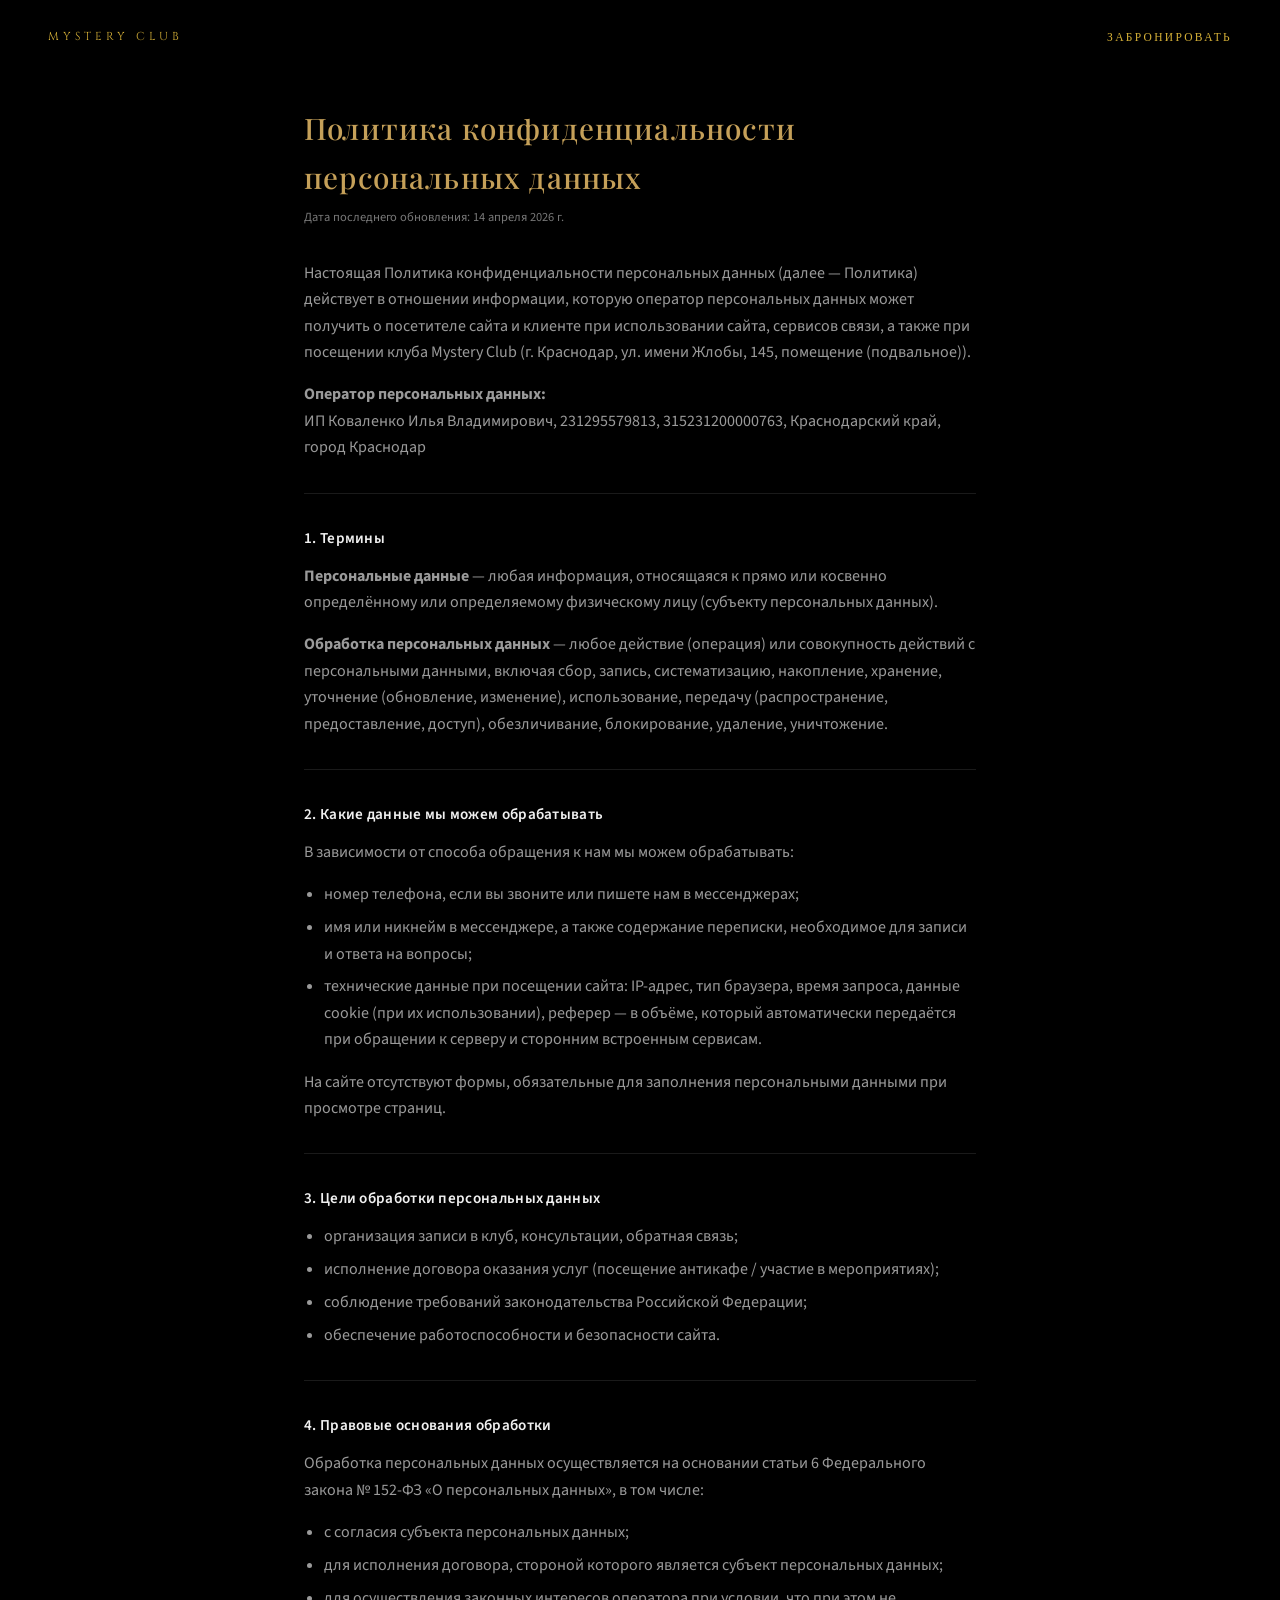
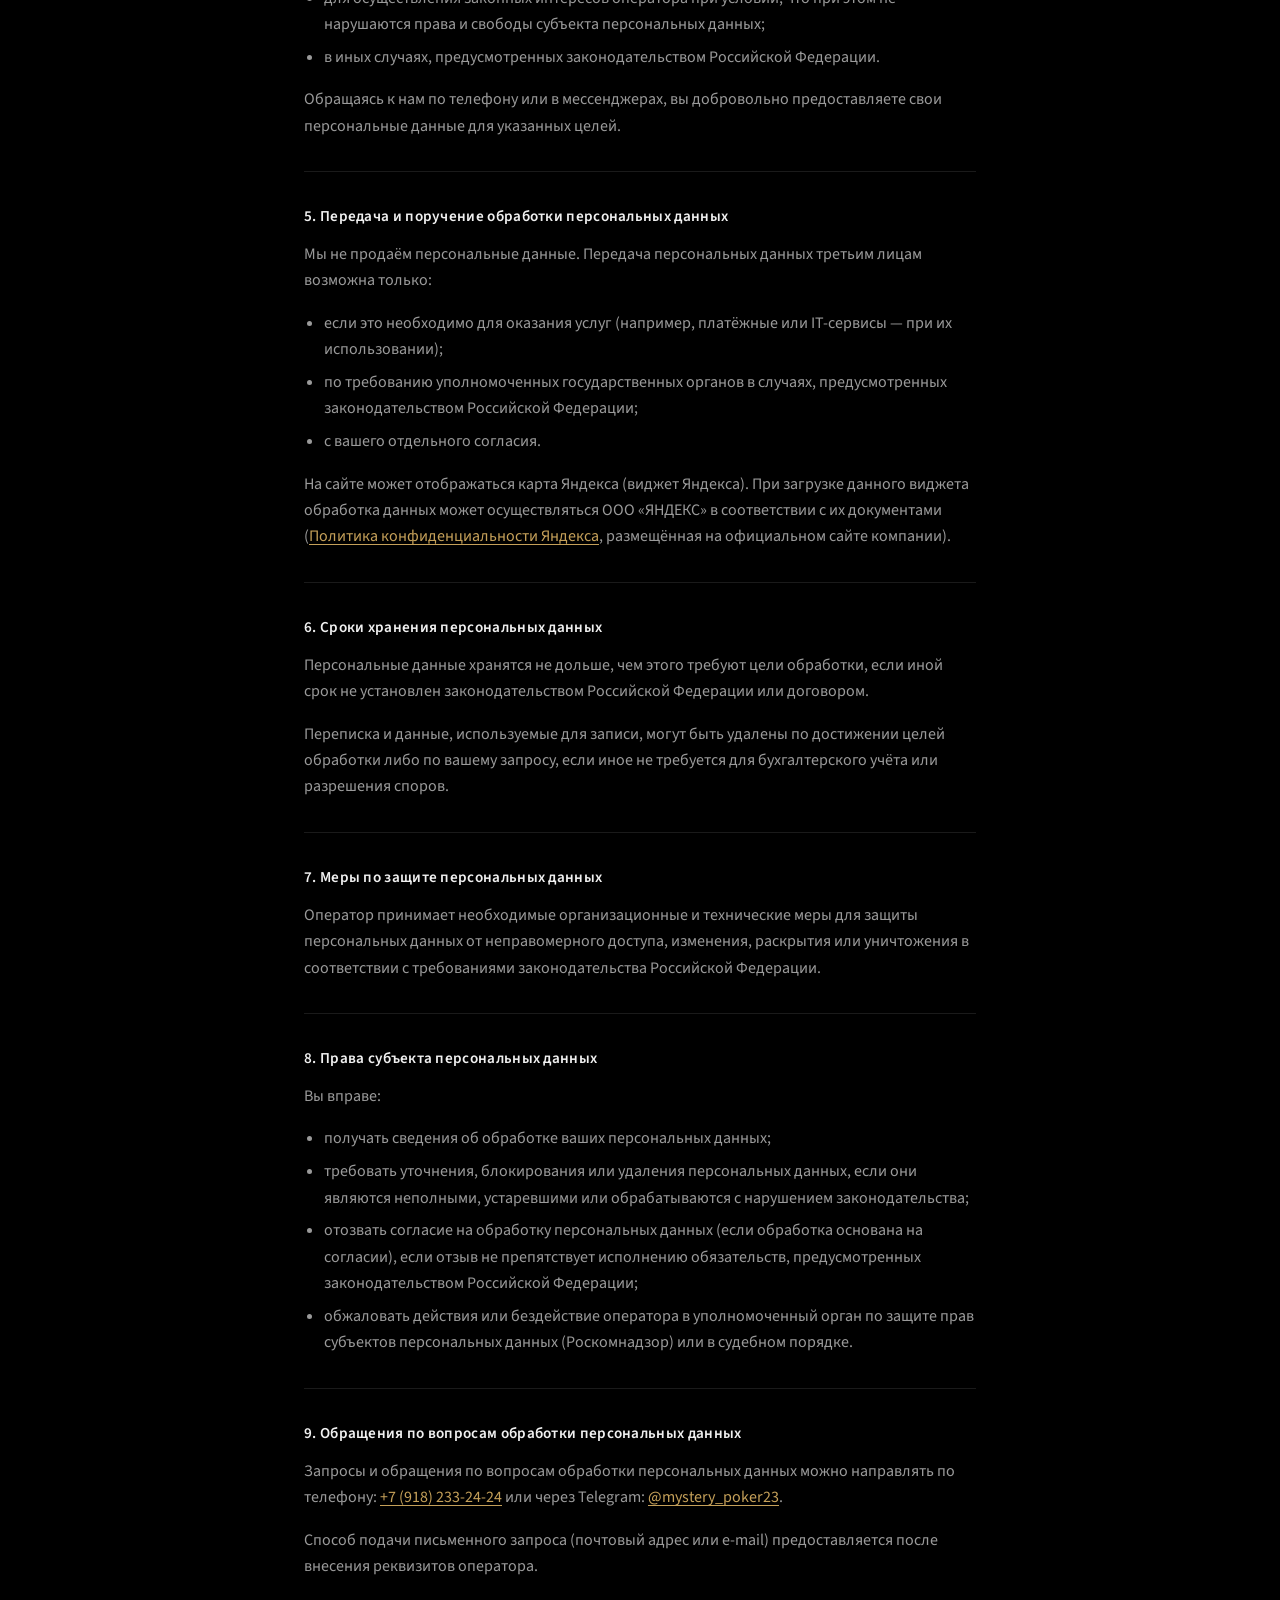
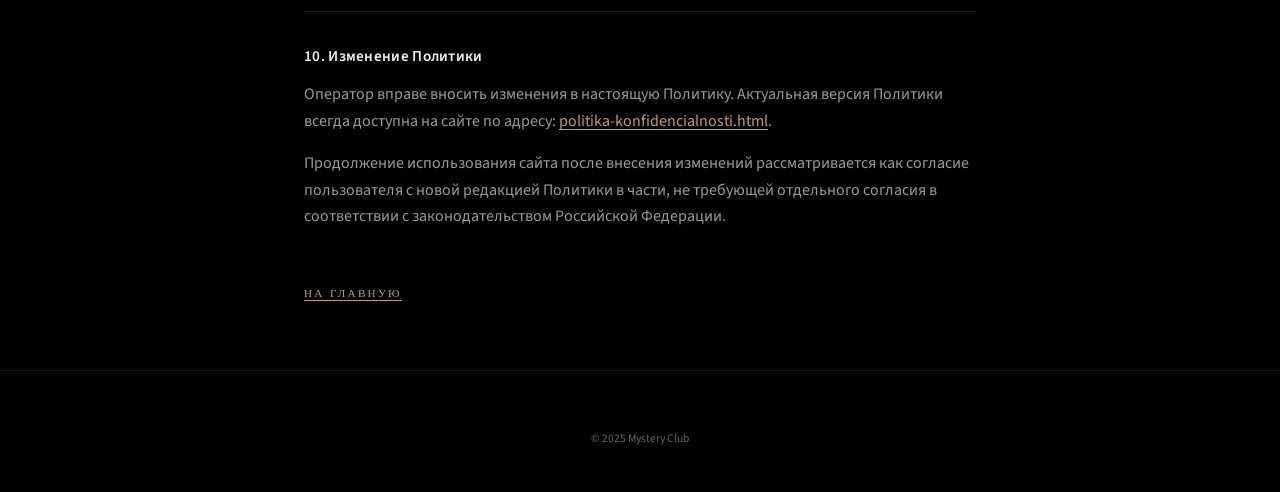
<file: politika-konfidencialnosti.html>
<!DOCTYPE html>
<html lang="ru">
<head>
  <meta charset="UTF-8" />
  <meta name="viewport" content="width=device-width, initial-scale=1.0" />
  <title>Политика конфиденциальности — Mystery Club</title>
  <link rel="icon" href="images/logo.svg" type="image/svg+xml" />
  <link rel="preconnect" href="https://fonts.googleapis.com" />
  <link rel="preconnect" href="https://fonts.gstatic.com" crossorigin />
  <link href="https://fonts.googleapis.com/css2?family=Cinzel:wght@400;600&family=Playfair+Display:ital,wght@0,500;0,600;1,400&family=Source+Sans+3:ital,wght@0,400;0,600;0,700;1,400&display=swap" rel="stylesheet" />
  <link rel="stylesheet" href="css/style.css" />
</head>
<body>
  <header class="site-header">
    <a href="index.html" class="brand">Mystery Club</a>
    <nav class="header-nav">
      <a href="index.html#booking" class="nav-link">Забронировать</a>
    </nav>
  </header>

  <main class="legal-page">
    <div class="container">
      <article class="legal-doc">
        <h1>Политика конфиденциальности персональных данных</h1>
        <p class="legal-updated">Дата последнего обновления: 14 апреля 2026 г.</p>

        <p>
          Настоящая Политика конфиденциальности персональных данных (далее — Политика) действует в отношении информации, которую оператор персональных данных может получить о посетителе сайта и клиенте при использовании сайта, сервисов связи, а также при посещении клуба Mystery Club (г. Краснодар, ул. имени Жлобы, 145, помещение (подвальное)).
        </p>
        <p>
          <strong>Оператор персональных данных:</strong><br />
          ИП Коваленко Илья Владимирович, 231295579813, 315231200000763, Краснодарский край, город Краснодар
        </p>

        <hr class="legal-divider" aria-hidden="true" />

        <h2>1. Термины</h2>
        <p>
          <strong>Персональные данные</strong> — любая информация, относящаяся к прямо или косвенно определённому или определяемому физическому лицу (субъекту персональных данных).
        </p>
        <p>
          <strong>Обработка персональных данных</strong> — любое действие (операция) или совокупность действий с персональными данными, включая сбор, запись, систематизацию, накопление, хранение, уточнение (обновление, изменение), использование, передачу (распространение, предоставление, доступ), обезличивание, блокирование, удаление, уничтожение.
        </p>

        <hr class="legal-divider" aria-hidden="true" />

        <h2>2. Какие данные мы можем обрабатывать</h2>
        <p>В зависимости от способа обращения к нам мы можем обрабатывать:</p>
        <ul>
          <li>номер телефона, если вы звоните или пишете нам в мессенджерах;</li>
          <li>имя или никнейм в мессенджере, а также содержание переписки, необходимое для записи и ответа на вопросы;</li>
          <li>технические данные при посещении сайта: IP-адрес, тип браузера, время запроса, данные cookie (при их использовании), реферер — в объёме, который автоматически передаётся при обращении к серверу и сторонним встроенным сервисам.</li>
        </ul>
        <p>На сайте отсутствуют формы, обязательные для заполнения персональными данными при просмотре страниц.</p>

        <hr class="legal-divider" aria-hidden="true" />

        <h2>3. Цели обработки персональных данных</h2>
        <ul>
          <li>организация записи в клуб, консультации, обратная связь;</li>
          <li>исполнение договора оказания услуг (посещение антикафе / участие в мероприятиях);</li>
          <li>соблюдение требований законодательства Российской Федерации;</li>
          <li>обеспечение работоспособности и безопасности сайта.</li>
        </ul>

        <hr class="legal-divider" aria-hidden="true" />

        <h2>4. Правовые основания обработки</h2>
        <p>
          Обработка персональных данных осуществляется на основании статьи 6 Федерального закона № 152-ФЗ «О персональных данных», в том числе:
        </p>
        <ul>
          <li>с согласия субъекта персональных данных;</li>
          <li>для исполнения договора, стороной которого является субъект персональных данных;</li>
          <li>для осуществления законных интересов оператора при условии, что при этом не нарушаются права и свободы субъекта персональных данных;</li>
          <li>в иных случаях, предусмотренных законодательством Российской Федерации.</li>
        </ul>
        <p>
          Обращаясь к нам по телефону или в мессенджерах, вы добровольно предоставляете свои персональные данные для указанных целей.
        </p>

        <hr class="legal-divider" aria-hidden="true" />

        <h2>5. Передача и поручение обработки персональных данных</h2>
        <p>Мы не продаём персональные данные. Передача персональных данных третьим лицам возможна только:</p>
        <ul>
          <li>если это необходимо для оказания услуг (например, платёжные или IT-сервисы — при их использовании);</li>
          <li>по требованию уполномоченных государственных органов в случаях, предусмотренных законодательством Российской Федерации;</li>
          <li>с вашего отдельного согласия.</li>
        </ul>
        <p>
          На сайте может отображаться карта Яндекса (виджет Яндекса). При загрузке данного виджета обработка данных может осуществляться ООО «ЯНДЕКС» в соответствии с их документами (<a href="https://yandex.ru/legal/confidential/" target="_blank" rel="noopener noreferrer">Политика конфиденциальности Яндекса</a>, размещённая на официальном сайте компании).
        </p>

        <hr class="legal-divider" aria-hidden="true" />

        <h2>6. Сроки хранения персональных данных</h2>
        <p>
          Персональные данные хранятся не дольше, чем этого требуют цели обработки, если иной срок не установлен законодательством Российской Федерации или договором.
        </p>
        <p>
          Переписка и данные, используемые для записи, могут быть удалены по достижении целей обработки либо по вашему запросу, если иное не требуется для бухгалтерского учёта или разрешения споров.
        </p>

        <hr class="legal-divider" aria-hidden="true" />

        <h2>7. Меры по защите персональных данных</h2>
        <p>
          Оператор принимает необходимые организационные и технические меры для защиты персональных данных от неправомерного доступа, изменения, раскрытия или уничтожения в соответствии с требованиями законодательства Российской Федерации.
        </p>

        <hr class="legal-divider" aria-hidden="true" />

        <h2>8. Права субъекта персональных данных</h2>
        <p>Вы вправе:</p>
        <ul>
          <li>получать сведения об обработке ваших персональных данных;</li>
          <li>требовать уточнения, блокирования или удаления персональных данных, если они являются неполными, устаревшими или обрабатываются с нарушением законодательства;</li>
          <li>отозвать согласие на обработку персональных данных (если обработка основана на согласии), если отзыв не препятствует исполнению обязательств, предусмотренных законодательством Российской Федерации;</li>
          <li>обжаловать действия или бездействие оператора в уполномоченный орган по защите прав субъектов персональных данных (Роскомнадзор) или в судебном порядке.</li>
        </ul>

        <hr class="legal-divider" aria-hidden="true" />

        <h2>9. Обращения по вопросам обработки персональных данных</h2>
        <p>
          Запросы и обращения по вопросам обработки персональных данных можно направлять по телефону: <a href="tel:+79182332424">+7 (918) 233-24-24</a> или через Telegram: <a href="https://t.me/mystery_poker23" target="_blank" rel="noopener noreferrer">@mystery_poker23</a>.
        </p>
        <p>
          Способ подачи письменного запроса (почтовый адрес или e-mail) предоставляется после внесения реквизитов оператора.
        </p>

        <hr class="legal-divider" aria-hidden="true" />

        <h2>10. Изменение Политики</h2>
        <p>
          Оператор вправе вносить изменения в настоящую Политику. Актуальная версия Политики всегда доступна на сайте по адресу: <a href="politika-konfidencialnosti.html">politika-konfidencialnosti.html</a>.
        </p>
        <p>
          Продолжение использования сайта после внесения изменений рассматривается как согласие пользователя с новой редакцией Политики в части, не требующей отдельного согласия в соответствии с законодательством Российской Федерации.
        </p>

        <a href="index.html" class="legal-back">На главную</a>
      </article>
    </div>
  </main>

  <footer class="site-footer">
    <div class="container footer-inner">
      <div class="footer-bottom footer-bottom--center">
        <p class="footer-copy">© 2025 Mystery Club</p>
      </div>
    </div>
  </footer>
</body>
</html>
</file>
<file: css/style.css>
:root {
  --bg: #000000;
  --bg-soft: #0a0a0a;
  --bg-card: #0a0a0a;
  --border-subtle: #1a1a1a;
  --gold: #d4af37;
  --gold-bright: #ffd700;
  --gold-muted: #c5a059;
  --text-heading: #e8d5a3;
  --text-body: #9a9a9a;
  --text-white: #f0f0f0;
  --font-serif: "Playfair Display", "Times New Roman", serif;
  --font-display: "Cinzel", serif;
  --font-sans: "Source Sans 3", system-ui, -apple-system, "Segoe UI", sans-serif;
}

*,
*::before,
*::after {
  box-sizing: border-box;
}

html {
  scroll-behavior: smooth;
}

body {
  margin: 0;
  font-family: var(--font-sans);
  font-weight: 400;
  font-size: 16px;
  line-height: 1.6;
  color: var(--text-body);
  background: var(--bg);
}

a {
  color: inherit;
  text-decoration: none;
}

a:hover {
  color: var(--gold-muted);
}

img {
  max-width: 100%;
  height: auto;
  display: block;
}

.container {
  width: min(1120px, 92vw);
  margin-inline: auto;
}

/* Header */
.site-header {
  position: fixed;
  top: 0;
  left: 0;
  right: 0;
  z-index: 100;
  display: flex;
  align-items: center;
  justify-content: space-between;
  padding: 1.5rem clamp(1.25rem, 4vw, 3rem);
  background: linear-gradient(to bottom, rgba(0, 0, 0, 0.85), transparent);
  pointer-events: none;
}

.site-header > * {
  pointer-events: auto;
}

.brand {
  font-family: var(--font-display);
  font-size: 0.72rem;
  letter-spacing: 0.35em;
  text-transform: uppercase;
  color: var(--gold);
  font-weight: 400;
}

.nav-link {
  font-family: var(--font-display);
  font-size: 0.72rem;
  letter-spacing: 0.2em;
  text-transform: uppercase;
  color: var(--gold);
}

.nav-link:hover {
  color: var(--gold-bright);
}

/* Hero */
.hero {
  position: relative;
  min-height: 100vh;
  min-height: 100dvh;
  display: flex;
  align-items: center;
  justify-content: center;
  padding: 6rem 1.5rem 4rem;
  overflow: hidden;
}

.hero-bg {
  position: absolute;
  inset: 0;
  background: radial-gradient(ellipse 80% 60% at 50% 38%, #1a1a1a 0%, #000000 55%);
  pointer-events: none;
}

.hero-inner {
  position: relative;
  text-align: center;
  max-width: min(760px, 94vw);
}

.hero-logo-wrap {
  margin-bottom: 1.25rem;
}

.hero-logo {
  margin-inline: auto;
  max-height: min(56vh, 420px);
  max-width: min(92vw, 520px);
  width: auto;
  height: auto;
  object-fit: contain;
  filter: drop-shadow(0 12px 40px rgba(212, 175, 55, 0.15));
}

.hero-lead {
  margin: 0 auto 2rem;
  max-width: 34em;
  font-size: 0.98rem;
  line-height: 1.7;
  color: rgba(200, 185, 140, 0.72);
}

button.btn {
  appearance: none;
  -webkit-appearance: none;
}

.btn {
  display: inline-flex;
  align-items: center;
  justify-content: center;
  padding: 1rem 2.25rem;
  font-family: var(--font-sans);
  font-weight: 700;
  font-size: 0.72rem;
  letter-spacing: 0.18em;
  text-transform: uppercase;
  border: none;
  border-radius: 999px;
  cursor: pointer;
  line-height: 1.2;
  transition: transform 0.25s ease, box-shadow 0.25s ease, filter 0.25s ease;
}

.btn-gold {
  color: #0a0a0a;
  background: linear-gradient(145deg, #ffeaa7 0%, var(--gold) 45%, #8a6d1f 100%);
  box-shadow: 0 4px 24px rgba(212, 175, 55, 0.25);
}

.btn-gold:hover {
  transform: translateY(-2px) scale(1.02);
  box-shadow: 0 8px 32px rgba(255, 215, 0, 0.35);
  filter: brightness(1.05);
}

/* Sections */
.section {
  padding: clamp(4rem, 10vw, 6.5rem) 0;
}

.section-head {
  text-align: center;
  margin-bottom: clamp(2.5rem, 6vw, 4rem);
}

.section-title {
  margin: 0 0 1rem;
  font-family: var(--font-serif);
  font-weight: 500;
  font-size: clamp(1.85rem, 4.5vw, 2.5rem);
  color: var(--gold-muted);
  letter-spacing: 0.06em;
}

.section-subtitle {
  margin: 0 auto;
  max-width: 46rem;
  font-size: 0.95rem;
  line-height: 1.65;
  color: var(--text-body);
}

.section-head .social-row {
  margin-top: 1.35rem;
}

/* Features */
.features {
  background: var(--bg);
}

.feature-grid {
  display: grid;
  grid-template-columns: repeat(4, 1fr);
  gap: 1.25rem;
}

@media (max-width: 900px) {
  .feature-grid {
    grid-template-columns: repeat(2, 1fr);
  }
}

@media (max-width: 520px) {
  .feature-grid {
    grid-template-columns: 1fr;
  }
}

.feature-card {
  background: var(--bg-card);
  border: 1px solid var(--border-subtle);
  border-radius: 15px;
  padding: 1.75rem 1.5rem;
  transition: border-color 0.2s ease, box-shadow 0.2s ease;
}

.feature-card:hover {
  border-color: rgba(212, 175, 55, 0.25);
  box-shadow: 0 8px 32px rgba(0, 0, 0, 0.5);
}

.feature-icon {
  width: 52px;
  height: 52px;
  border-radius: 50%;
  border: 1px solid rgba(212, 175, 55, 0.55);
  display: flex;
  align-items: center;
  justify-content: center;
  margin-bottom: 1.25rem;
  color: var(--gold);
}

.feature-icon svg {
  width: 26px;
  height: 26px;
}

.feature-card-title {
  margin: 0 0 0.75rem;
  font-family: var(--font-sans);
  font-size: 1.05rem;
  font-weight: 600;
  color: var(--text-white);
}

.feature-card-text {
  margin: 0;
  font-size: 0.9rem;
  line-height: 1.6;
  color: var(--text-body);
  text-align: left;
}

/* Gallery */
.gallery-grid {
  display: grid;
  grid-template-columns: repeat(3, 1fr);
  gap: 1.25rem;
}

@media (max-width: 768px) {
  .gallery-grid {
    grid-template-columns: repeat(2, 1fr);
  }
}

@media (max-width: 480px) {
  .gallery-grid {
    grid-template-columns: 1fr;
  }
}

.gallery-item {
  position: relative;
  margin: 0;
  border-radius: 18px;
  overflow: hidden;
  aspect-ratio: 4 / 3;
  background: var(--bg-soft);
  border: 1px solid var(--border-subtle);
  cursor: pointer;
}

.gallery-item img {
  width: 100%;
  height: 100%;
  object-fit: cover;
  transition: transform 0.5s ease;
}

.gallery-item:hover img {
  transform: scale(1.04);
}

.gallery-cam {
  position: absolute;
  left: 12px;
  bottom: 12px;
  width: 36px;
  height: 36px;
  color: rgba(255, 215, 0, 0.85);
  filter: drop-shadow(0 2px 8px rgba(0, 0, 0, 0.6));
}

.gallery-cam svg {
  width: 100%;
  height: 100%;
}

/* Contact */
.map-wrap {
  border-radius: 18px;
  overflow: hidden;
  border: 1px solid var(--border-subtle);
  margin-bottom: 1.75rem;
  background: #111;
  aspect-ratio: 21 / 9;
  min-height: 280px;
}

@media (max-width: 768px) {
  .map-wrap {
    aspect-ratio: 16 / 12;
  }
}

.map-frame {
  width: 100%;
  height: 100%;
  min-height: 280px;
  border: 0;
  display: block;
  filter: grayscale(0.35) contrast(1.05) brightness(0.85);
}

.info-cards {
  display: grid;
  grid-template-columns: repeat(2, 1fr);
  gap: 1.25rem;
  margin-bottom: 2rem;
}

@media (max-width: 600px) {
  .info-cards {
    grid-template-columns: 1fr;
  }
}

.info-card {
  background: var(--bg-card);
  border: 1px solid var(--border-subtle);
  border-radius: 15px;
  padding: 1.75rem 1.5rem;
}

.info-icon {
  width: 48px;
  height: 48px;
  border-radius: 50%;
  border: 1px solid rgba(212, 175, 55, 0.5);
  display: flex;
  align-items: center;
  justify-content: center;
  margin-bottom: 1rem;
  color: var(--gold);
}

.info-icon svg {
  width: 24px;
  height: 24px;
}

.info-card-title {
  margin: 0 0 0.75rem;
  font-family: var(--font-sans);
  font-size: 1.15rem;
  color: var(--text-white);
  font-weight: 600;
}

.info-card-text {
  margin: 0 0 0.35rem;
  font-size: 0.95rem;
  color: var(--text-body);
}

.info-card-text:last-child {
  margin-bottom: 0;
}

.info-card-text a {
  border-bottom: 1px solid transparent;
}

.info-card-text a:hover {
  border-bottom-color: rgba(212, 175, 55, 0.5);
  color: var(--gold-muted);
}

.address-note {
  text-align: center;
  margin-bottom: 2rem;
  font-size: 0.95rem;
  color: var(--text-body);
}

.address-note strong {
  color: var(--gold-muted);
  font-family: var(--font-sans);
  font-weight: 600;
}

.address-note p {
  margin: 0.35rem 0;
}

.cta-row {
  text-align: center;
}

/* Footer */
.site-footer {
  padding: 2.5rem 0 2rem;
  border-top: 1px solid var(--border-subtle);
}

.footer-inner {
  display: flex;
  flex-direction: column;
  align-items: center;
  gap: 2rem;
}

.footer-social-note {
  margin: 0;
  max-width: 28rem;
  text-align: center;
  font-size: 0.875rem;
  line-height: 1.6;
  color: #888;
}

.social-row {
  display: flex;
  gap: 1.5rem;
  align-items: center;
  justify-content: center;
}

.social-link {
  color: var(--gold);
  opacity: 0.85;
  transition: opacity 0.2s ease, transform 0.2s ease, color 0.2s ease;
}

.social-link:hover {
  opacity: 1;
  color: var(--gold-bright);
  transform: translateY(-2px);
}

.social-link svg,
.social-link img {
  width: 26px;
  height: 26px;
  display: block;
}

.social-link img {
  object-fit: contain;
  transition: filter 0.2s ease;
}

.social-link:hover img {
  filter: brightness(1.15);
}

.footer-bottom {
  width: 100%;
  display: flex;
  flex-wrap: wrap;
  align-items: center;
  justify-content: space-between;
  gap: 1rem;
  padding-top: 0.5rem;
}

.footer-copy,
.footer-link {
  font-size: 0.72rem;
  color: #666;
}

.footer-link:hover {
  color: var(--text-body);
}

@media (max-width: 520px) {
  .footer-bottom {
    flex-direction: column;
    text-align: center;
  }
}

/* Booking modal */
.booking-modal {
  border: none;
  padding: 0;
  margin: auto;
  max-width: calc(100vw - 2rem);
  background: transparent;
  color: var(--text-body);
}

.booking-modal::backdrop {
  background: rgba(0, 0, 0, 0.78);
  backdrop-filter: blur(4px);
}

.booking-modal-panel {
  position: relative;
  width: min(420px, calc(100vw - 2rem));
  padding: 2.25rem 2rem 1.75rem;
  background: linear-gradient(165deg, #121212 0%, #0a0a0a 100%);
  border: 1px solid rgba(212, 175, 55, 0.35);
  border-radius: 18px;
  box-shadow: 0 28px 90px rgba(0, 0, 0, 0.75), 0 0 0 1px rgba(255, 255, 255, 0.03) inset;
}

.booking-modal-close {
  position: absolute;
  top: 0.85rem;
  right: 0.85rem;
  width: 2.25rem;
  height: 2.25rem;
  display: flex;
  align-items: center;
  justify-content: center;
  padding: 0;
  border: none;
  border-radius: 50%;
  background: transparent;
  color: rgba(200, 185, 140, 0.65);
  font-size: 1.5rem;
  line-height: 1;
  cursor: pointer;
  transition: color 0.2s ease, background 0.2s ease;
}

.booking-modal-close:hover {
  color: var(--gold-bright);
  background: rgba(212, 175, 55, 0.08);
}

.booking-modal-title {
  margin: 0 2rem 0.75rem 0;
  font-family: var(--font-sans);
  font-weight: 600;
  font-size: 1.45rem;
  color: var(--gold-muted);
  letter-spacing: 0.02em;
}

.booking-modal-lead {
  margin: 0 0 1.5rem;
  font-size: 0.95rem;
  line-height: 1.6;
  color: var(--text-body);
}

.booking-modal-contacts {
  list-style: none;
  margin: 0;
  padding: 0;
  display: flex;
  flex-direction: column;
  gap: 1.1rem;
}

.booking-modal-row {
  display: flex;
  flex-direction: column;
  gap: 0.35rem;
  padding-bottom: 1.1rem;
  border-bottom: 1px solid var(--border-subtle);
}

.booking-modal-row:last-child {
  padding-bottom: 0;
  border-bottom: none;
}

.booking-modal-label {
  font-family: var(--font-display);
  font-size: 0.65rem;
  letter-spacing: 0.22em;
  text-transform: uppercase;
  color: rgba(200, 185, 140, 0.55);
}

.booking-modal-value {
  font-size: 1.05rem;
  font-weight: 500;
  color: var(--text-white);
  transition: color 0.2s ease;
}

.booking-modal-value:hover {
  color: var(--gold-bright);
}

/* Gallery fullscreen lightbox */
.gallery-lightbox {
  width: 100vw;
  max-width: 100vw;
  height: 100vh;
  max-height: 100vh;
  margin: 0;
  padding: 0;
  border: none;
  background: transparent;
  overflow: hidden;
}

@supports (height: 100dvh) {
  .gallery-lightbox {
    height: 100dvh;
    max-height: 100dvh;
  }
}

.gallery-lightbox::backdrop {
  background: rgba(0, 0, 0, 0.94);
  backdrop-filter: blur(6px);
}

.gallery-lightbox-panel {
  position: relative;
  box-sizing: border-box;
  min-height: 100vh;
  width: 100%;
  display: flex;
  align-items: center;
  justify-content: center;
  padding: 3.25rem 1.25rem 1.5rem;
}

@supports (min-height: 100dvh) {
  .gallery-lightbox-panel {
    min-height: 100dvh;
  }
}

.gallery-lightbox-close {
  position: fixed;
  top: 1rem;
  right: 1rem;
  z-index: 10;
  width: 2.75rem;
  height: 2.75rem;
  display: flex;
  align-items: center;
  justify-content: center;
  padding: 0;
  border: 1px solid rgba(212, 175, 55, 0.35);
  border-radius: 50%;
  background: rgba(10, 10, 10, 0.85);
  color: var(--gold-muted);
  font-size: 1.65rem;
  line-height: 1;
  cursor: pointer;
  transition: color 0.2s ease, background 0.2s ease, border-color 0.2s ease;
}

.gallery-lightbox-close:hover {
  color: var(--gold-bright);
  border-color: rgba(212, 175, 55, 0.55);
  background: rgba(20, 20, 20, 0.95);
}

.gallery-lightbox-img {
  position: relative;
  z-index: 1;
  max-width: 100%;
  max-height: calc(100vh - 5rem);
  width: auto;
  height: auto;
  object-fit: contain;
  border-radius: 4px;
  box-shadow: 0 8px 48px rgba(0, 0, 0, 0.65);
}

@supports (height: 100dvh) {
  .gallery-lightbox-img {
    max-height: min(92vh, calc(100dvh - 5rem));
  }
}

/* Legal / privacy page */
.legal-page {
  padding: 6.5rem 0 4rem;
  min-height: 70vh;
}

.legal-doc {
  max-width: 42rem;
  margin: 0 auto;
  color: var(--text-body);
  font-size: 1rem;
  line-height: 1.65;
}

.legal-doc h1 {
  margin: 0 0 0.35rem;
  font-family: var(--font-serif);
  font-weight: 500;
  font-size: clamp(1.5rem, 3.5vw, 1.85rem);
  color: var(--gold-muted);
  letter-spacing: 0.04em;
}

.legal-doc .legal-updated {
  margin: 0 0 2rem;
  font-size: 0.78rem;
  color: #777;
}

.legal-doc h2 {
  margin: 2rem 0 0.75rem;
  font-family: var(--font-sans);
  font-weight: 600;
  font-size: 0.95rem;
  color: var(--text-white);
  letter-spacing: 0.02em;
}

.legal-doc p {
  margin: 0 0 1rem;
}

.legal-doc ul {
  margin: 0 0 1rem;
  padding-left: 1.25rem;
}

.legal-doc li {
  margin-bottom: 0.4rem;
}

.legal-doc a {
  color: var(--gold-muted);
  text-decoration: underline;
  text-underline-offset: 3px;
}

.legal-doc a:hover {
  color: var(--gold-bright);
}

.legal-doc .legal-placeholder {
  padding: 0.85rem 1rem;
  margin: 0 0 1.25rem;
  border-left: 3px solid rgba(212, 175, 55, 0.45);
  background: rgba(212, 175, 55, 0.06);
  font-size: 0.85rem;
  color: rgba(200, 185, 140, 0.85);
}

.legal-doc .legal-divider {
  margin: 2rem 0;
  border: none;
  border-top: 1px solid var(--border-subtle);
}

.legal-back {
  display: inline-block;
  margin-top: 2.5rem;
  font-family: var(--font-display);
  font-size: 0.7rem;
  letter-spacing: 0.2em;
  text-transform: uppercase;
  color: var(--gold);
}

.legal-back:hover {
  color: var(--gold-bright);
}

.footer-bottom--center {
  justify-content: center;
}
</file>
